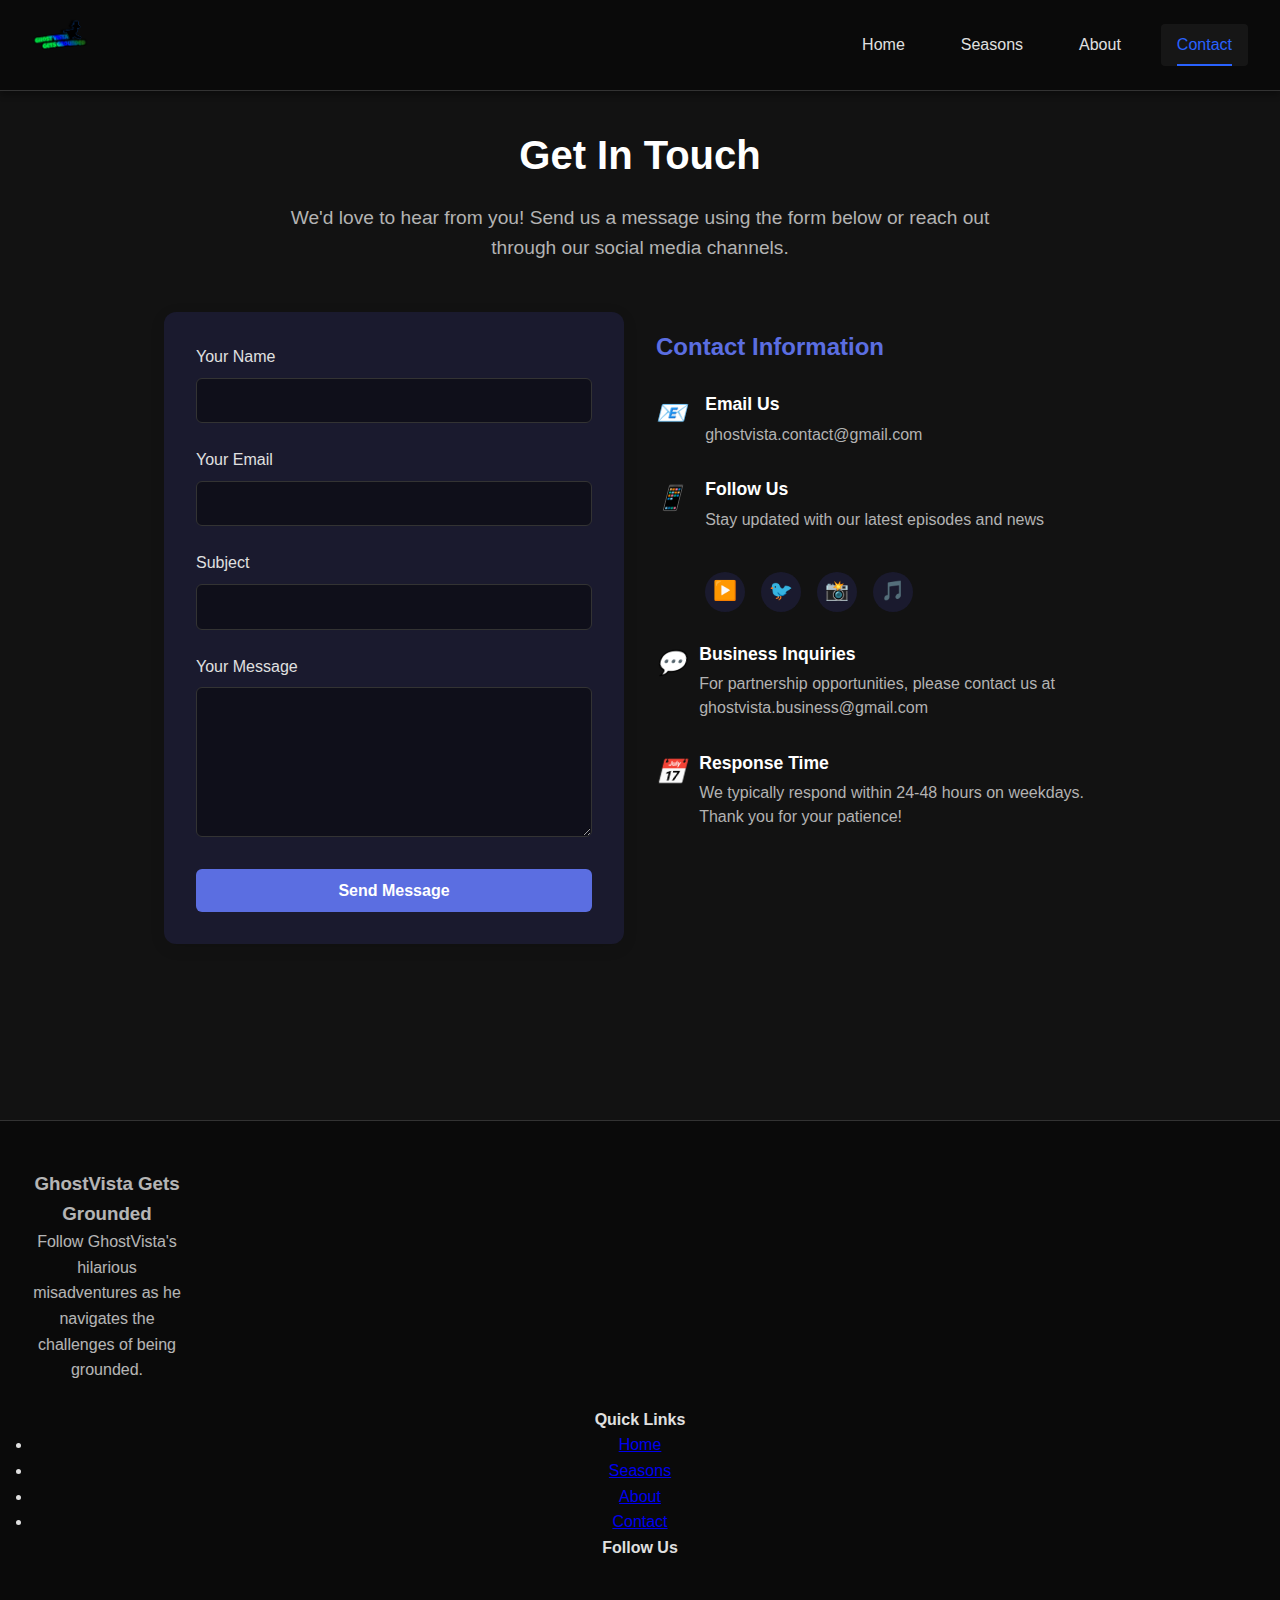
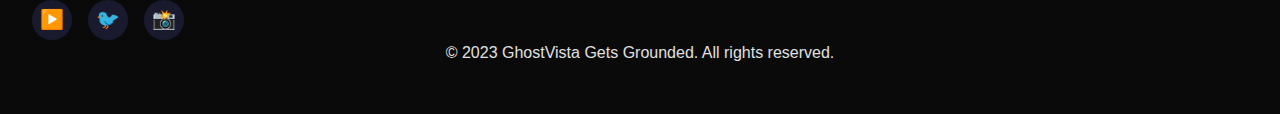
<file: contact.html>
<!DOCTYPE html>
<html lang="en">
<head>
    <meta charset="UTF-8">
    <meta name="viewport" content="width=device-width, initial-scale=1.0, maximum-scale=1.0, user-scalable=no">
    <title>Contact - GhostVista Gets Grounded</title>
    
    <!-- Favicon -->
    <link rel="apple-touch-icon" sizes="180x180" href="Images/GVGG.png">
    <link rel="icon" type="image/png" sizes="32x32" href="Images/GVGG.png">
    <link rel="icon" type="image/png" sizes="16x16" href="Images/GVGG.png">
    <link rel="manifest" href="Images/site.webmanifest">
    <link rel="mask-icon" href="Images/safari-pinned-tab.svg" color="#5bbad5">
    <meta name="msapplication-TileColor" content="#2b5797">
    <meta name="theme-color" content="#0a0a1a">
    
    <link rel="stylesheet" href="styles.css">
    
    <!-- Open Graph / Facebook / Twitter Meta Tags -->
    <meta property="og:type" content="website">
    <meta property="og:url" content="https://ghostvistagetsgrounded.com/contact">
    <meta property="og:title" content="Contact - GhostVista Gets Grounded">
    <meta property="og:description" content="Get in touch with the GhostVista Gets Grounded team. We'd love to hear from you!">
    <meta property="og:image" content="https://ghostvistagetsgrounded.com/Images/GVGG.png">
    <meta property="og:site_name" content="GhostVista Gets Grounded">
    
    <!-- Twitter Meta Tags -->
    <meta name="twitter:card" content="summary_large_image">
    <meta name="twitter:title" content="Contact - GhostVista Gets Grounded">
    <meta name="twitter:description" content="Get in touch with the GhostVista Gets Grounded team. We'd love to hear from you!">
    <meta name="twitter:image" content="https://ghostvistagetsgrounded.com/Images/GVGG.png">
    
    <!-- Additional Meta Tags -->
    <meta name="description" content="Contact the GhostVista Gets Grounded team. We welcome your feedback, questions, and suggestions.">
    <meta name="keywords" content="GhostVista, contact, feedback, support, questions, get in touch">
    <meta name="author" content="GhostVista Team">
    <link rel="canonical" href="https://ghostvistagetsgrounded.com/contact.html">
    
    <style>
        /* Contact Page Specific Styles */
        .contact-container {
            max-width: 1000px;
            margin: 0 auto;
            padding: 2rem 1.5rem 4rem;
        }
        
        .contact-header {
            text-align: center;
            margin-bottom: 3rem;
        }
        
        .contact-header h1 {
            font-size: 2.5rem;
            margin-bottom: 1rem;
            color: #fff;
        }
        
        .contact-header p {
            color: #b3b3b3;
            font-size: 1.2rem;
            max-width: 700px;
            margin: 0 auto;
        }
        
        .contact-content {
            display: grid;
            grid-template-columns: 1fr 1fr;
            gap: 2rem;
            margin-bottom: 3rem;
        }
        
        .contact-form {
            background: #1a1a2e;
            padding: 2rem;
            border-radius: 12px;
            box-shadow: 0 4px 15px rgba(0, 0, 0, 0.1);
        }
        
        .form-group {
            margin-bottom: 1.5rem;
        }
        
        .form-group label {
            display: block;
            margin-bottom: 0.5rem;
            color: #e0e0e0;
            font-weight: 500;
        }
        
        .form-group input,
        .form-group textarea,
        .form-group select {
            width: 100%;
            padding: 0.8rem;
            border: 1px solid #333;
            border-radius: 6px;
            background: #0f0f1a;
            color: #fff;
            font-family: inherit;
            font-size: 1rem;
            transition: border-color 0.3s ease;
        }
        
        .form-group input:focus,
        .form-group textarea:focus,
        .form-group select:focus {
            outline: none;
            border-color: #5b6ee1;
            box-shadow: 0 0 0 2px rgba(91, 110, 225, 0.2);
        }
        
        .form-group textarea {
            min-height: 150px;
            resize: vertical;
        }
        
        .contact-info {
            padding: 1rem 0;
        }
        
        .contact-info h3 {
            color: #5b6ee1;
            margin-bottom: 1.5rem;
            font-size: 1.5rem;
        }
        
        .contact-method {
            display: flex;
            align-items: flex-start;
            margin-bottom: 1.8rem;
        }
        
        .contact-method i {
            font-size: 1.5rem;
            color: #5b6ee1;
            margin-right: 1.2rem;
            margin-top: 0.25rem;
            min-width: 24px;
            text-align: center;
        }
        
        .contact-method div h4 {
            margin: 0 0 0.25rem;
            color: #fff;
            font-size: 1.1rem;
        }
        
        .contact-method div p {
            margin: 0;
            color: #b3b3b3;
            line-height: 1.5;
        }
        
        .social-links {
            display: flex;
            gap: 1rem;
            margin-top: 2.5rem;
        }
        
        .social-links a {
            display: inline-flex;
            align-items: center;
            justify-content: center;
            width: 40px;
            height: 40px;
            background: #1a1a2e;
            color: #fff;
            border-radius: 50%;
            font-size: 1.2rem;
            transition: all 0.3s ease;
            text-decoration: none;
        }
        
        .social-links a:hover {
            background: #5b6ee1;
            transform: translateY(-3px);
        }
        
        .btn {
            display: inline-block;
            background: #5b6ee1;
            color: #fff;
            padding: 0.8rem 1.8rem;
            border: none;
            border-radius: 6px;
            cursor: pointer;
            font-weight: 600;
            text-decoration: none;
            transition: all 0.3s ease;
            font-size: 1rem;
            text-align: center;
            width: 100%;
        }
        
        .btn:hover {
            background: #4a5bc7;
            transform: translateY(-2px);
            box-shadow: 0 4px 12px rgba(91, 110, 225, 0.3);
        }
        
        /* Success message */
        .success-message {
            display: none;
            background: #1a2e1a;
            border: 1px solid #2e8b57;
            color: #98fb98;
            padding: 1rem;
            border-radius: 6px;
            margin-top: 1.5rem;
            text-align: center;
        }
        
        /* Responsive Design */
        @media (max-width: 768px) {
            .contact-content {
                grid-template-columns: 1fr;
            }
            
            .contact-header h1 {
                font-size: 2rem;
            }
            
            .contact-header p {
                font-size: 1rem;
            }
        }
        
        /* Form validation styles */
        .form-group.error input,
        .form-group.error textarea,
        .form-group.error select {
            border-color: #ff6b6b;
        }
        
        .error-message {
            color: #ff6b6b;
            font-size: 0.85rem;
            margin-top: 0.25rem;
            display: none;
        }
        
        .form-group.error .error-message {
            display: block;
        }
    </style>
</head>
<body>
    <header>
        <div class="logo">
            <a href="index.html">
                <img src="Images/GVGG.png" alt="GhostVista Gets Grounded Logo">
            </a>
        </div>
        <button class="hamburger" aria-label="Menu" aria-expanded="false">
            <span class="hamburger-box">
                <span class="hamburger-inner"></span>
            </span>
        </button>
        <nav class="main-nav">
            <ul class="nav-list">
                <li><a href="index.html">Home</a></li>
                <li><a href="seasons.html">Seasons</a></li>
                <li><a href="about.html">About</a></li>
                <li><a href="contact.html" class="active">Contact</a></li>
            </ul>
        </nav>
    </header>

    <main class="contact-container">
        <div class="contact-header">
            <h1>Get In Touch</h1>
            <p>We'd love to hear from you! Send us a message using the form below or reach out through our social media channels.</p>
        </div>
        
        <div class="contact-content">
            <div class="contact-form">
                <form id="contactForm" novalidate>
                    <div class="form-group">
                        <label for="name">Your Name</label>
                        <input type="text" id="name" name="name" required>
                        <span class="error-message" id="nameError">Please enter your name</span>
                    </div>
                    <div class="form-group">
                        <label for="email">Your Email</label>
                        <input type="email" id="email" name="email" required>
                        <span class="error-message" id="emailError">Please enter a valid email address</span>
                    </div>
                    <div class="form-group">
                        <label for="subject">Subject</label>
                        <input type="text" id="subject" name="subject" required>
                        <span class="error-message" id="subjectError">Please enter a subject</span>
                    </div>
                    <div class="form-group">
                        <label for="message">Your Message</label>
                        <textarea id="message" name="message" required></textarea>
                        <span class="error-message" id="messageError">Please enter your message</span>
                    </div>
                    <button type="submit" class="btn">Send Message</button>
                    <div class="success-message" id="successMessage">
                        Thank you for your message! We'll get back to you soon.
                    </div>
                </form>
            </div>
            
            <div class="contact-info">
                <h3>Contact Information</h3>
                
                <div class="contact-method">
                    <i>📧</i>
                    <div>
                        <h4>Email Us</h4>
                        <p>ghostvista.contact@gmail.com</p>
                    </div>
                </div>
                
                <div class="contact-method">
                    <i>📱</i>
                    <div>
                        <h4>Follow Us</h4>
                        <p>Stay updated with our latest episodes and news</p>
                        <div class="social-links">
                            <a href="#" title="YouTube" target="_blank" rel="noopener noreferrer">▶️</a>
                            <a href="#" title="Twitter" target="_blank" rel="noopener noreferrer">🐦</a>
                            <a href="#" title="Instagram" target="_blank" rel="noopener noreferrer">📸</a>
                            <a href="#" title="TikTok" target="_blank" rel="noopener noreferrer">🎵</a>
                        </div>
                    </div>
                </div>
                
                <div class="contact-method">
                    <i>💬</i>
                    <div>
                        <h4>Business Inquiries</h4>
                        <p>For partnership opportunities, please contact us at ghostvista.business@gmail.com</p>
                    </div>
                </div>
                
                <div class="contact-method">
                    <i>📅</i>
                    <div>
                        <h4>Response Time</h4>
                        <p>We typically respond within 24-48 hours on weekdays. Thank you for your patience!</p>
                    </div>
                </div>
            </div>
        </div>
    </main>

    <footer>
        <div class="footer-content">
            <div class="footer-logo">
                <h3>GhostVista Gets Grounded</h3>
                <p>Follow GhostVista's hilarious misadventures as he navigates the challenges of being grounded.</p>
            </div>
            <div class="footer-links">
                <h4>Quick Links</h4>
                <ul>
                    <li><a href="index.html">Home</a></li>
                    <li><a href="seasons.html">Seasons</a></li>
                    <li><a href="about.html">About</a></li>
                    <li><a href="contact.html">Contact</a></li>
                </ul>
            </div>
            <div class="footer-social">
                <h4>Follow Us</h4>
                <div class="social-links">
                    <a href="#" title="YouTube" target="_blank" rel="noopener noreferrer">▶️</a>
                    <a href="#" title="Twitter" target="_blank" rel="noopener noreferrer">🐦</a>
                    <a href="#" title="Instagram" target="_blank" rel="noopener noreferrer">📸</a>
                </div>
            </div>
        </div>
        <div class="footer-bottom">
            <p>&copy; 2023 GhostVista Gets Grounded. All rights reserved.</p>
        </div>
    </footer>

    <script>
        // Mobile menu toggle
        const hamburger = document.querySelector('.hamburger');
        const navList = document.querySelector('.nav-list');
        
        hamburger.addEventListener('click', () => {
            hamburger.classList.toggle('is-active');
            navList.classList.toggle('active');
        });
        
        // Form validation and submission
        document.getElementById('contactForm').addEventListener('submit', function(e) {
            e.preventDefault();
            
            // Reset previous errors
            document.querySelectorAll('.form-group').forEach(group => {
                group.classList.remove('error');
            });
            
            // Validate form
            let isValid = true;
            const name = document.getElementById('name').value.trim();
            const email = document.getElementById('email').value.trim();
            const subject = document.getElementById('subject').value.trim();
            const message = document.getElementById('message').value.trim();
            
            if (!name) {
                document.querySelector('#name').parentElement.classList.add('error');
                isValid = false;
            }
            
            if (!email || !isValidEmail(email)) {
                document.querySelector('#email').parentElement.classList.add('error');
                document.getElementById('emailError').textContent = email ? 'Please enter a valid email address' : 'Please enter your email';
                isValid = false;
            }
            
            if (!subject) {
                document.querySelector('#subject').parentElement.classList.add('error');
                isValid = false;
            }
            
            if (!message) {
                document.querySelector('#message').parentElement.classList.add('error');
                isValid = false;
            }
            
            if (isValid) {
                // Here you would typically send the form data to a server
                console.log('Form submitted:', { name, email, subject, message });
                
                // Show success message
                document.getElementById('successMessage').style.display = 'block';
                this.reset();
                
                // Scroll to success message
                document.getElementById('successMessage').scrollIntoView({ behavior: 'smooth' });
                
                // Hide success message after 5 seconds
                setTimeout(() => {
                    document.getElementById('successMessage').style.display = 'none';
                }, 5000);
            } else {
                // Scroll to first error
                const firstError = document.querySelector('.error');
                if (firstError) {
                    firstError.scrollIntoView({ behavior: 'smooth', block: 'center' });
                }
            }
        });
        
        // Helper function to validate email
        function isValidEmail(email) {
            const re = /^[^\s@]+@[^\s@]+\.[^\s@]+$/;
            return re.test(email);
        }
        
        // Real-time validation
        document.querySelectorAll('#contactForm input, #contactForm textarea').forEach(input => {
            input.addEventListener('input', function() {
                if (this.value.trim()) {
                    this.parentElement.classList.remove('error');
                }
                
                // Special handling for email field
                if (this.id === 'email' && this.value.trim()) {
                    if (isValidEmail(this.value.trim())) {
                        this.parentElement.classList.remove('error');
                    } else {
                        this.parentElement.classList.add('error');
                        document.getElementById('emailError').textContent = 'Please enter a valid email address';
                    }
                }
            });
        });
    </script>
</body>
</html>
</file>
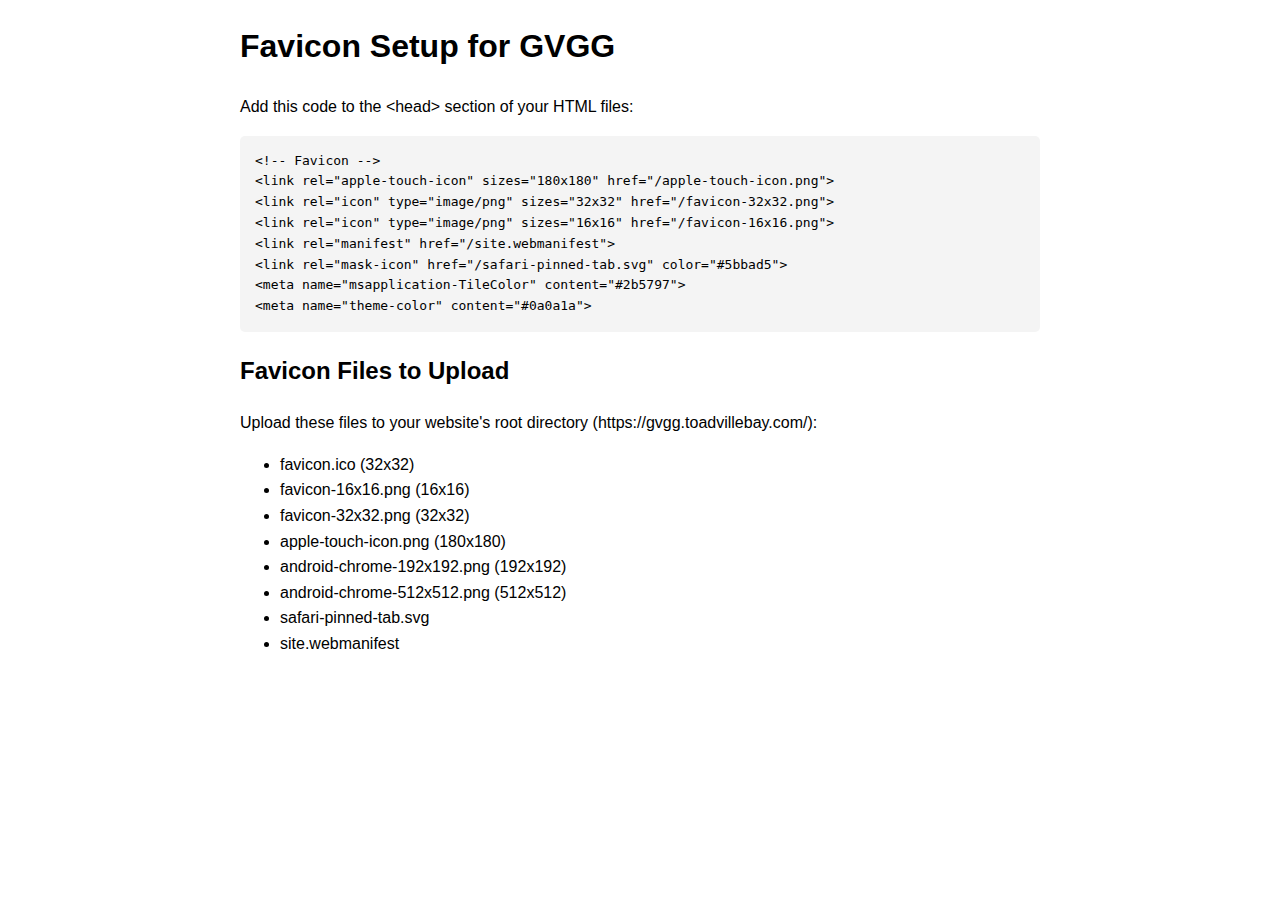
<file: favicon.html>
<!DOCTYPE html>
<html>
<head>
    <title>Favicon Generator for GVGG</title>
    <style>
        body { font-family: Arial, sans-serif; margin: 20px; line-height: 1.6; }
        .container { max-width: 800px; margin: 0 auto; }
        pre { background: #f4f4f4; padding: 15px; border-radius: 5px; overflow-x: auto; }
    </style>
</head>
<body>
    <div class="container">
        <h1>Favicon Setup for GVGG</h1>
        <p>Add this code to the &lt;head&gt; section of your HTML files:</p>
        
        <pre><code>&lt;!-- Favicon --&gt;
&lt;link rel="apple-touch-icon" sizes="180x180" href="/apple-touch-icon.png"&gt;
&lt;link rel="icon" type="image/png" sizes="32x32" href="/favicon-32x32.png"&gt;
&lt;link rel="icon" type="image/png" sizes="16x16" href="/favicon-16x16.png"&gt;
&lt;link rel="manifest" href="/site.webmanifest"&gt;
&lt;link rel="mask-icon" href="/safari-pinned-tab.svg" color="#5bbad5"&gt;
&lt;meta name="msapplication-TileColor" content="#2b5797"&gt;
&lt;meta name="theme-color" content="#0a0a1a"&gt;</code></pre>

        <h2>Favicon Files to Upload</h2>
        <p>Upload these files to your website's root directory (https://gvgg.toadvillebay.com/):</p>
        <ul>
            <li>favicon.ico (32x32)</li>
            <li>favicon-16x16.png (16x16)</li>
            <li>favicon-32x32.png (32x32)</li>
            <li>apple-touch-icon.png (180x180)</li>
            <li>android-chrome-192x192.png (192x192)</li>
            <li>android-chrome-512x512.png (512x512)</li>
            <li>safari-pinned-tab.svg</li>
            <li>site.webmanifest</li>
        </ul>
    </div>
</body>
</html>
</file>
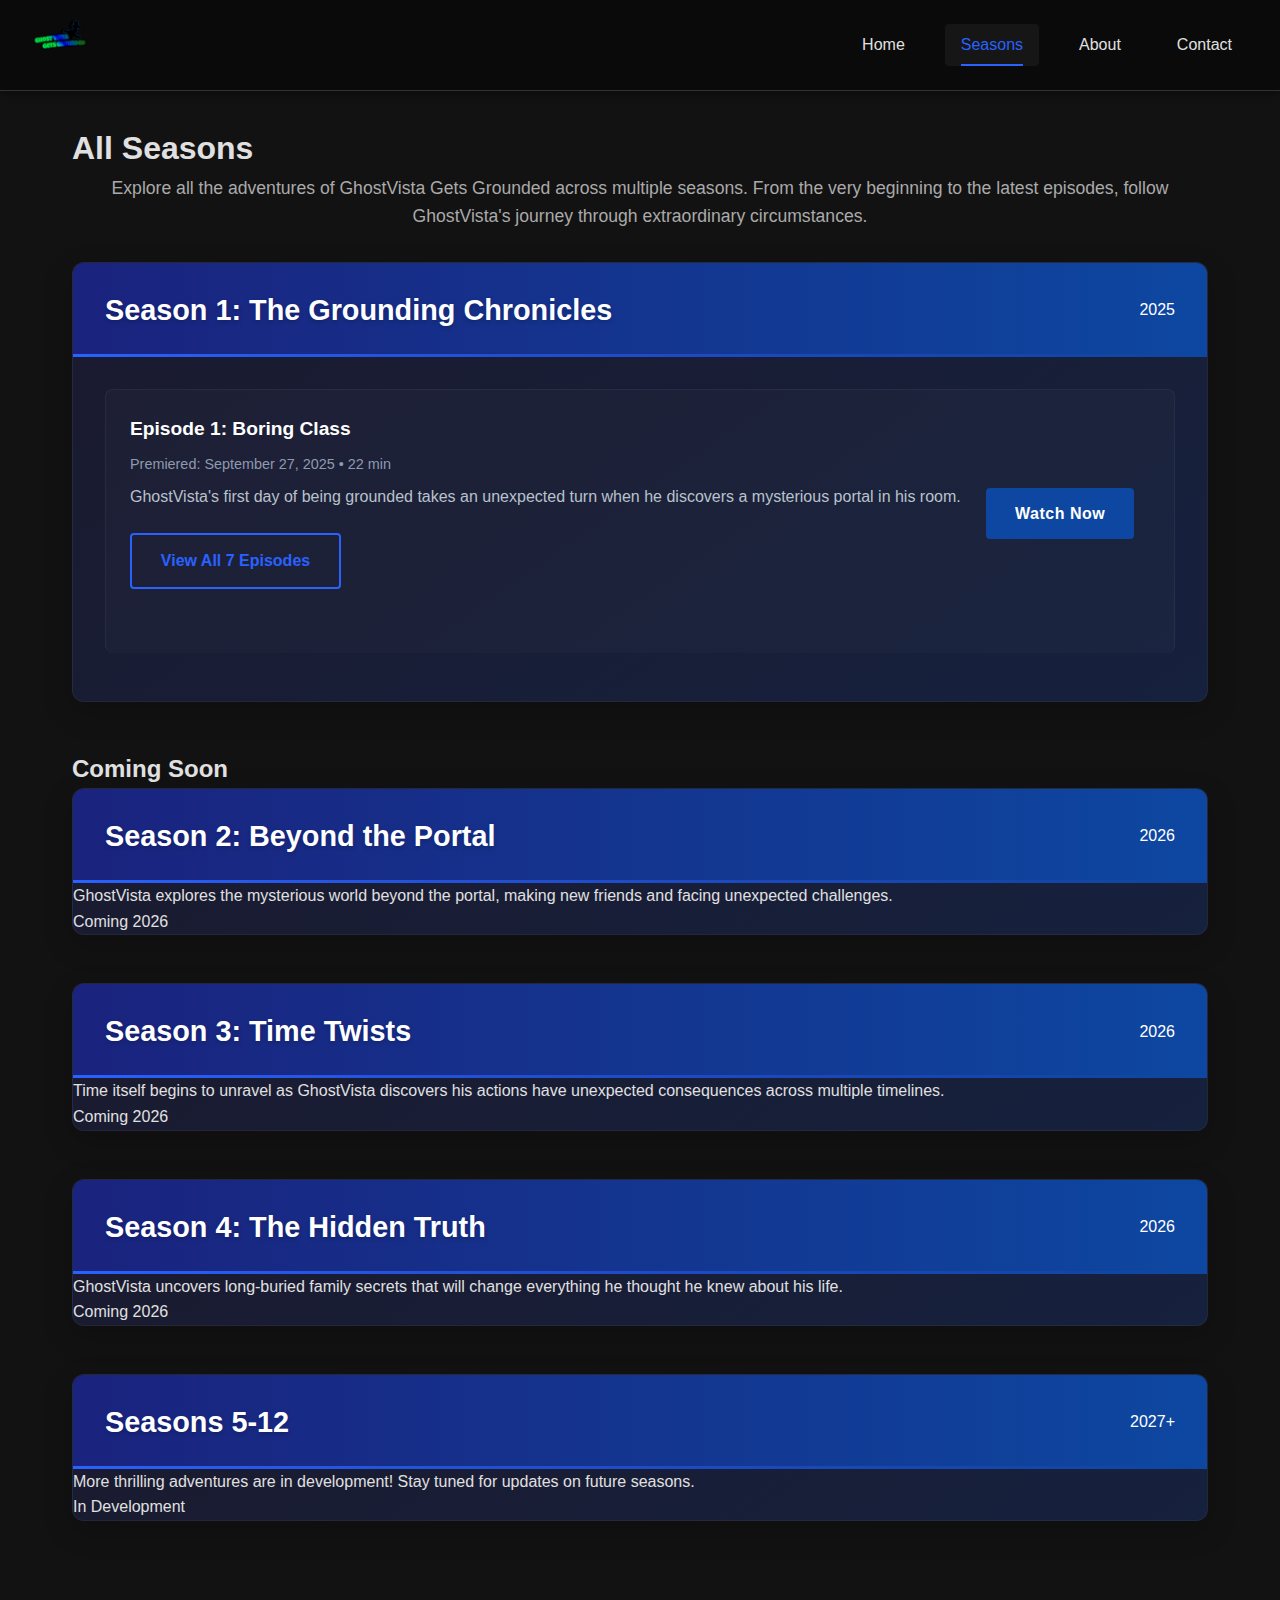
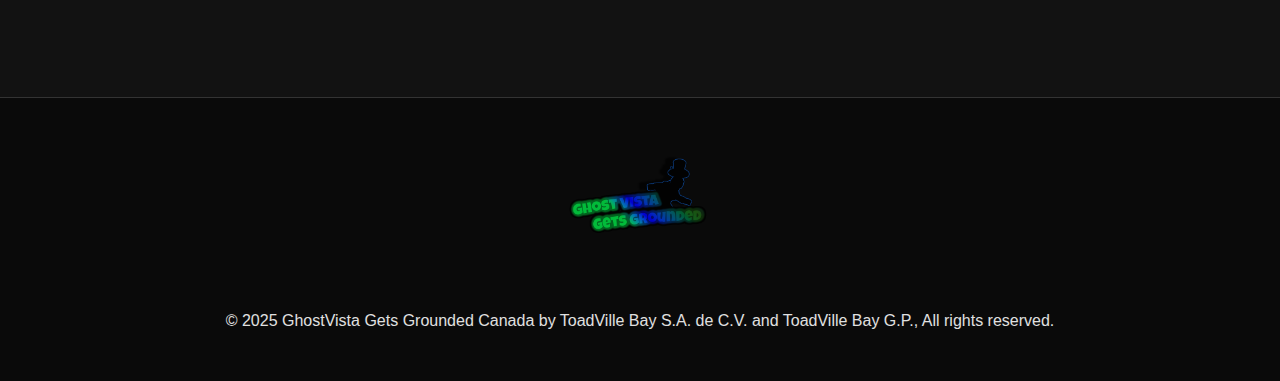
<file: seasons.html>
<!DOCTYPE html>
<html lang="en" prefix="og: https://ogp.me/ns#">
<head>
    <meta charset="UTF-8">
    <meta name="viewport" content="width=device-width, initial-scale=1.0, maximum-scale=1.0, user-scalable=no">
    <title>Seasons - GhostVista Gets Grounded</title>
    
    <!-- Favicon -->
    <link rel="icon" type="image/png" href="Images/GVGG.png">
    <link rel="apple-touch-icon" href="Images/GVGG.png">
    
    <!-- OpenGraph / Social Media Meta Tags -->
    <meta property="og:type" content="website">
    <meta property="og:url" content="https://ghostvistagetsgrounded.com/seasons.html">
    <meta property="og:title" content="GhostVista Gets Grounded - All Seasons">
    <meta property="og:description" content="Watch all seasons of GhostVista Gets Grounded. Follow GhostVista's hilarious misadventures as he navigates the challenges of being grounded.">
    <meta property="og:image" content="https://ghostvistagetsgrounded.com/Images/GVGG.png">
    <meta property="og:site_name" content="GhostVista Gets Grounded">
    
    <!-- Twitter Card Meta Tags -->
    <meta name="twitter:card" content="summary_large_image">
    <meta name="twitter:title" content="GhostVista Gets Grounded - All Seasons">
    <meta name="twitter:description" content="Watch all seasons of GhostVista Gets Grounded. Follow GhostVista's hilarious misadventures as he navigates the challenges of being grounded.">
    <meta name="twitter:image" content="https://ghostvistagetsgrounded.com/Images/GVGG.png">
    
    <!-- Additional Meta Tags -->
    <meta name="description" content="Browse and watch all seasons of GhostVista Gets Grounded. The complete collection of GhostVista's adventures while being grounded.">
    <meta name="keywords" content="GhostVista, GhostVista Gets Grounded, all seasons, animated series, full episodes">
    <meta name="author" content="GhostVista Team">
    <link rel="canonical" href="https://ghostvistagetsgrounded.com/seasons.html">
    
    <link rel="stylesheet" href="styles.css">
    <style>
        .seasons-container {
            max-width: 1200px;
            margin: 0 auto;
            padding: 2rem 2rem 4rem;
        }
        
        .page-description {
            text-align: center;
            color: #aaa;
            margin-bottom: 2rem;
            font-size: 1.1rem;
        }
        
        .season-card {
            background: linear-gradient(145deg, #1a1a2e, #16213e);
            border-radius: 12px;
            overflow: hidden;
            box-shadow: 0 10px 30px rgba(0, 0, 0, 0.2);
            margin-bottom: 3rem;
            transition: transform 0.3s ease, box-shadow 0.3s ease;
            border: 1px solid rgba(255, 255, 255, 0.05);
        }
        
        .season-card:hover {
            transform: translateY(-5px);
        }
        
        .season-header {
            background: linear-gradient(90deg, var(--primary-color), var(--secondary-color));
            color: var(--white);
            padding: 1.5rem 2rem;
            display: flex;
            justify-content: space-between;
            align-items: center;
            position: relative;
            overflow: hidden;
        }
        
        .season-header::after {
            content: '';
            position: absolute;
            bottom: 0;
            left: 0;
            width: 100%;
            height: 3px;
            background: linear-gradient(90deg, var(--accent-color), transparent);
        }
        
        .season-title {
            margin: 0;
            font-size: 1.8rem;
            font-weight: 700;
            position: relative;
            z-index: 1;
            text-shadow: 0 2px 4px rgba(0, 0, 0, 0.2);
        }
        
        .episode-list {
            padding: 2rem;
        }
        
        .episode-item {
            padding: 1.5rem;
            border-radius: 8px;
            background: rgba(255, 255, 255, 0.02);
            margin-bottom: 1rem;
            display: flex;
            justify-content: space-between;
            align-items: center;
            transition: all 0.3s ease;
            border: 1px solid rgba(255, 255, 255, 0.05);
        }
        
        .episode-item:hover {
            background: rgba(255, 255, 255, 0.05);
            transform: translateX(5px);
        }
        
        .episode-item:last-child {
            border-bottom: none;
        }
        
        .episode-info h3 {
            margin: 0 0 0.5rem;
            color: #fff;
            font-size: 1.2rem;
        }
        
        .episode-meta {
            color: #8e9aaf;
            font-size: 0.9rem;
            margin: 0 0 0.5rem;
            gap: 1rem;
        }
        
        .episode-desc {
            color: #b8c2cc;
            margin-bottom: 1.5rem;
            line-height: 1.6;
        }
        
        .season-actions {
            margin: 1.5rem 0;
            text-align: left;
        }
        
        .view-all-button {
            display: inline-block;
            padding: 0.8rem 1.8rem;
            background-color: transparent;
            color: var(--accent-color);
            border: 2px solid var(--accent-color);
            border-radius: 4px;
            text-decoration: none;
            font-weight: 600;
            transition: all 0.3s ease;
            margin-bottom: 1rem;
        }
        
        .view-all-button:hover {
            background-color: var(--accent-color);
            color: var(--white);
            transform: translateY(-2px);
        }
        
        .view-season {
            background: var(--accent-color);
            color: white;
            padding: 0.6rem 1.5rem;
            border-radius: 50px;
            text-decoration: none;
            font-weight: 600;
            transition: all 0.3s ease;
            border: none;
            cursor: pointer;
            font-size: 0.9rem;
            display: inline-block;
            margin-top: 1rem;
        }
        
        .view-season:hover {
            background: #1e88e5;
            transform: translateY(-2px);
            box-shadow: 0 5px 15px rgba(30, 136, 229, 0.3);
        }
    </style>
</head>
<body>
    <header>
        <div class="logo">
            <a href="index.html">
                <img src="Images/GVGG.png" alt="GhostVista Gets Grounded Logo">
            </a>
        </div>
        <button class="hamburger" aria-label="Menu" aria-expanded="false">
            <span class="hamburger-box">
                <span class="hamburger-inner"></span>
            </span>
        </button>
        <nav class="main-nav">
            <ul class="nav-list">
                <li><a href="index.html">Home</a></li>
                <li><a href="seasons.html" class="active">Seasons</a></li>
                <li><a href="about.html">About</a></li>
                <li><a href="contact.html">Contact</a></li>
            </ul>
        </nav>
    </header>

    <main class="seasons-container">
        <h1>All Seasons</h1>
        <p class="page-description">Explore all the adventures of GhostVista Gets Grounded across multiple seasons. From the very beginning to the latest episodes, follow GhostVista's journey through extraordinary circumstances.</p>
        
        <!-- Season 1 -->
        <div class="season-card">
            <div class="season-header">
                <h2 class="season-title">Season 1: The Grounding Chronicles</h2>
                <span class="season-year">2025</span>
            </div>
            <div class="episode-list">
                <div class="episode-item">
                    <div class="episode-info">
                        <h3>Episode 1: Boring Class</h3>
                        <p class="episode-meta">
                            <span>Premiered: September 27, 2025</span>
                            <span>•</span>
                            <span>22 min</span>
                        </p>
                        <p class="episode-desc">GhostVista's first day of being grounded takes an unexpected turn when he discovers a mysterious portal in his room.</p>
                        <div class="season-actions">
                            <a href="seasons/season1.html" class="view-all-button">View All 7 Episodes</a>
                        </div>
                    </div>
                    <a href="episodes/s1e1.html" class="watch-button">Watch Now</a>
                </div>
            </div>
        </div>
        
        <!-- Upcoming Seasons -->
        <div class="upcoming-seasons">
            <h2>Coming Soon</h2>
            <div class="season-grid">
                <!-- Season 2 -->
                <div class="season-card upcoming">
                    <div class="season-header">
                        <h3 class="season-title">Season 2: Beyond the Portal</h3>
                        <span class="season-year">2026</span>
                    </div>
                    <div class="season-teaser">
                        <p>GhostVista explores the mysterious world beyond the portal, making new friends and facing unexpected challenges.</p>
                        <span class="coming-soon-tag">Coming 2026</span>
                    </div>
                </div>

                <!-- Season 3 -->
                <div class="season-card upcoming">
                    <div class="season-header">
                        <h3 class="season-title">Season 3: Time Twists</h3>
                        <span class="season-year">2026</span>
                    </div>
                    <div class="season-teaser">
                        <p>Time itself begins to unravel as GhostVista discovers his actions have unexpected consequences across multiple timelines.</p>
                        <span class="coming-soon-tag">Coming 2026</span>
                    </div>
                </div>

                <!-- Season 4 -->
                <div class="season-card upcoming">
                    <div class="season-header">
                        <h3 class="season-title">Season 4: The Hidden Truth</h3>
                        <span class="season-year">2026</span>
                    </div>
                    <div class="season-teaser">
                        <p>GhostVista uncovers long-buried family secrets that will change everything he thought he knew about his life.</p>
                        <span class="coming-soon-tag">Coming 2026</span>
                    </div>
                </div>

                <!-- Seasons 5-12 -->
                <div class="season-card upcoming">
                    <div class="season-header">
                        <h3 class="season-title">Seasons 5-12</h3>
                        <span class="season-year">2027+</span>
                    </div>
                    <div class="season-teaser">
                        <p>More thrilling adventures are in development! Stay tuned for updates on future seasons.</p>
                        <span class="coming-soon-tag">In Development</span>
                    </div>
                </div>
            </div>
        </div>
    </main>

    <footer>
        <img src="Images/GVGG.png" alt="GhostVista Gets Grounded Logo" class="footer-logo">
        <p>&copy; 2025 GhostVista Gets Grounded Canada by ToadVille Bay S.A. de C.V. and ToadVille Bay G.P., All rights reserved.</p>
    </footer>

    <!-- Include Open Graph Tags Script -->
    <script src="js/og-tags.js"></script>
    <script>
        // Set page-specific Open Graph tags
        setOGTags({
            title: 'GhostVista Gets Grounded - All Seasons',
            description: 'Watch all seasons of GhostVista Gets Grounded. Follow GhostVista\'s hilarious misadventures as he navigates the challenges of being grounded.',
            image: window.location.origin + '/Images/GVGG.png',
            url: window.location.href
        });
    </script>
    
    <script src="js/mobile-menu.js"></script>
</body>
</html>
</file>
<file: styles.css>
/* Global Styles */
:root {
    --primary-color: #1a237e;
    --secondary-color: #0d47a1;
    --accent-color: #2962ff;
    --text-color: #e0e0e0;
    --dark-bg: #121212;
    --darker-bg: #0a0a0a;
    --card-bg: #1e1e1e;
    --white: #ffffff;
    --shadow: 0 4px 6px rgba(0, 0, 0, 0.3);
    --border-color: #333;
}

* {
    margin: 0;
    padding: 0;
    box-sizing: border-box;
}

body {
    font-family: 'Segoe UI', Tahoma, Geneva, Verdana, sans-serif;
    line-height: 1.6;
    color: var(--text-color);
    background-color: var(--dark-bg);
    margin: 0;
    padding: 0;
}

/* Header Styles */
header {
    background-color: var(--darker-bg);
    color: var(--white);
    padding: 1rem 2rem;
    box-shadow: var(--shadow);
    position: sticky;
    top: 0;
    z-index: 1000;
    border-bottom: 1px solid var(--border-color);
    display: flex;
    justify-content: space-between;
    align-items: center;
    position: relative;
}

.logo {
    display: flex;
    align-items: center;
}

.logo img {
    height: 50px;
    width: auto;
    transition: transform 0.3s ease;
}

.logo img:hover {
    transform: scale(1.05);
}

/* Navigation */
.main-nav {
    display: flex;
    align-items: center;
}

.nav-list {
    display: flex;
    gap: 1.5rem;
    list-style: none;
    margin: 0;
    padding: 0;
}

.nav-list a {
    color: var(--text-color);
    text-decoration: none;
    font-weight: 500;
    padding: 0.5rem 1rem;
    border-radius: 4px;
    position: relative;
    transition: all 0.3s ease;
    display: block;
}

.nav-list a::after {
    content: '';
    position: absolute;
    width: 0;
    height: 2px;
    bottom: 0;
    left: 1rem;
    right: 1rem;
    background-color: var(--accent-color);
    transition: width 0.3s ease;
}

.nav-list a:hover::after,
.nav-list a.active::after {
    width: calc(100% - 2rem);
}

.nav-list a:hover,
.nav-list a.active {
    color: var(--accent-color);
    background-color: rgba(255, 255, 255, 0.05);
}

/* Hero Section */
.hero {
    background: linear-gradient(rgba(0, 0, 0, 0.8), rgba(0, 0, 0, 0.9)), url('../Images/hero-bg.jpg') center/cover no-repeat;
    color: var(--white);
    text-align: center;
    padding: 8rem 2rem;
    margin-bottom: 2rem;
    border-bottom: 1px solid var(--border-color);
}

.hero h2 {
    font-size: 2.5rem;
    margin-bottom: 1rem;
}

.hero p {
    font-size: 1.2rem;
    max-width: 800px;
    margin: 0 auto 2rem;
}

/* Hamburger Menu */
.hamburger {
    display: none;
    padding: 10px;
    cursor: pointer;
    background: transparent;
    border: none;
    z-index: 1001;
}

.hamburger-box {
    width: 30px;
    height: 24px;
    display: inline-block;
    position: relative;
}

.hamburger-inner {
    display: block;
    top: 50%;
    margin-top: -2px;
}

.hamburger-inner,
.hamburger-inner::before,
.hamburger-inner::after {
    width: 100%;
    height: 3px;
    background-color: var(--white);
    border-radius: 4px;
    position: absolute;
    transition: transform 0.15s ease;
}

.hamburger-inner::before,
.hamburger-inner::after {
    content: '';
    display: block;
}

.hamburger-inner::before {
    top: -10px;
}

.hamburger-inner::after {
    bottom: -10px;
}

/* Active state */
.hamburger[aria-expanded="true"] .hamburger-inner {
    transform: rotate(45deg);
}

.hamburger[aria-expanded="true"] .hamburger-inner::before {
    transform: translateY(10px) rotate(0);
    opacity: 0;
}

.hamburger[aria-expanded="true"] .hamburger-inner::after {
    transform: translateY(-10px) rotate(-90deg);
}

/* Mobile Navigation */
@media (max-width: 768px) {
    .hamburger {
        display: block;
    }

    .main-nav {
        position: fixed;
        top: 0;
        right: -100%;
        width: 80%;
        max-width: 300px;
        height: 100vh;
        background-color: var(--darker-bg);
        box-shadow: -5px 0 15px rgba(0, 0, 0, 0.3);
        transition: right 0.3s ease-in-out;
        z-index: 1000;
        padding: 80px 20px 20px;
        overflow-y: auto;
    }

    .main-nav.active {
        right: 0;
    }

    .nav-list {
        flex-direction: column;
        gap: 0.5rem;
    }

    .nav-list a {
        padding: 1rem;
        border-radius: 4px;
    }

    .nav-list a:hover {
        background-color: rgba(255, 255, 255, 0.1);
    }
}

/* Overlay when menu is open */
.menu-overlay {
    display: none;
    position: fixed;
    top: 0;
    left: 0;
    width: 100%;
    height: 100%;
    background-color: rgba(0, 0, 0, 0.5);
    z-index: 999;
    opacity: 0;
    transition: opacity 0.3s ease-in-out;
}

.menu-overlay.active {
    display: block;
    opacity: 1;
}

/* Buttons */
.cta-button, .watch-button {
    display: inline-block;
    background-color: var(--accent-color);
    color: var(--white);
    padding: 0.8rem 1.8rem;
    border-radius: 4px;
    text-decoration: none;
    font-weight: 600;
    transition: all 0.3s ease;
    border: none;
    cursor: pointer;
    font-size: 1rem;
    letter-spacing: 0.5px;
}

.cta-button:hover, .watch-button:hover {
    background-color: #1e88e5;
    transform: translateY(-2px);
    box-shadow: 0 4px 12px rgba(30, 136, 229, 0.3);
}

/* Featured Episodes */
.featured-episodes {
    padding: 4rem 2rem;
    max-width: 1200px;
    margin: 0 auto;
}

.featured-episodes h2 {
    text-align: center;
    margin-bottom: 3rem;
    color: var(--accent-color);
    font-size: 2.2rem;
    position: relative;
    display: inline-block;
    left: 50%;
    transform: translateX(-50%);
}

.featured-episodes h2:after {
    content: '';
    position: absolute;
    width: 60%;
    height: 3px;
    background: var(--accent-color);
    bottom: -10px;
    left: 20%;
    border-radius: 2px;
}

.episode-grid {
    display: grid;
    grid-template-columns: repeat(auto-fill, minmax(300px, 1fr));
    gap: 2rem;
    padding: 1rem;
}

.episode-card {
    background-color: var(--card-bg);
    border-radius: 8px;
    overflow: hidden;
    box-shadow: var(--shadow);
    transition: all 0.3s ease;
    border: 1px solid var(--border-color);
    position: relative;
    overflow: hidden;
}

.episode-card:hover {
    transform: translateY(-5px);
    box-shadow: 0 10px 20px rgba(0, 0, 0, 0.3);
    border-color: var(--accent-color);
}

.episode-card h3 {
    background: linear-gradient(135deg, var(--primary-color), var(--secondary-color));
    color: var(--white);
    padding: 1rem;
    font-size: 1.2rem;
    margin: 0;
    font-weight: 600;
}

.episode-card p {
    padding: 1rem;
    margin-bottom: 1rem;
}

.watch-button {
    display: block;
    margin: 0 1rem 1rem;
    text-align: center;
    background-color: var(--secondary-color);
}

/* Footer */
footer {
    background-color: var(--darker-bg);
    color: var(--text-color);
    text-align: center;
    padding: 3rem 2rem;
    margin-top: 4rem;
    border-top: 1px solid var(--border-color);
}

.language-selector {
    margin-bottom: 1.5rem;
    position: relative;
    display: inline-block;
}

.language-selector select {
    background-color: var(--card-bg);
    color: var(--text-color);
    border: 1px solid var(--border-color);
    padding: 0.5rem 2rem 0.5rem 1rem;
    border-radius: 4px;
    font-size: 1rem;
    cursor: pointer;
    appearance: none;
    background-image: url("data:image/svg+xml;charset=US-ASCII,%3Csvg%20xmlns%3D%22http%3A%2F%2Fwww.w3.org%2F2000%2Fsvg%22%20width%3D%22292.4%22%20height%3D%22292.4%22%3E%3Cpath%20fill%3D%22%23e0e0e0%22%20d%3D%22M287%2069.4a17.6%2017.6%200%200%200-13-5.4H18.4c-5%200-9.3%201.8-12.9%205.4A17.6%2017.6%200%200%200%200%2082.2c0%205%201.8%209.3%205.4%2012.9l128%20127.9c3.6%203.6%207.8%205.4%2012.8%205.4s9.2-1.8%2012.8-5.4L287%2095c3.5-3.5%205.4-7.8%205.4-12.8%200-5-1.9-9.2-5.5-12.8z%22%2F%3E%3C%2Fsvg%3E");
    background-repeat: no-repeat;
    background-position: right 0.7rem top 50%;
    background-size: 0.65rem auto;
    transition: all 0.3s ease;
}

.language-selector select:hover, .language-selector select:focus {
    border-color: var(--accent-color);
    outline: none;
}

.language-selector select option {
    background-color: var(--darker-bg);
    color: var(--text-color);
    padding: 0.5rem;
}

.footer-logo {
    max-width: 150px;
    margin-bottom: 1.5rem;
    opacity: 0.8;
    transition: opacity 0.3s ease;
}

.footer-logo:hover {
    opacity: 1;
}

/* Responsive Design */
@media (max-width: 768px) {
    nav ul {
        flex-direction: column;
        gap: 0.5rem;
        padding: 0;
    }
    
    .hero {
        padding: 5rem 1rem;
    }
    
    .hero h2 {
        font-size: 1.8rem;
    }
    
    .episode-grid {
        grid-template-columns: 1fr;
        gap: 1.5rem;
    }
    
    .featured-episodes {
        padding: 2rem 1rem;
    }
    
    .logo h1 {
        font-size: 1.5rem;
    }
    
    .logo img {
        height: 40px;
    }
}

/* Scrollbar Styling */
::-webkit-scrollbar {
    width: 10px;
    height: 10px;
}

::-webkit-scrollbar-track {
    background: var(--darker-bg);
}

::-webkit-scrollbar-thumb {
    background: var(--primary-color);
    border-radius: 5px;
}

::-webkit-scrollbar-thumb:hover {
    background: var(--accent-color);
}
</file>
